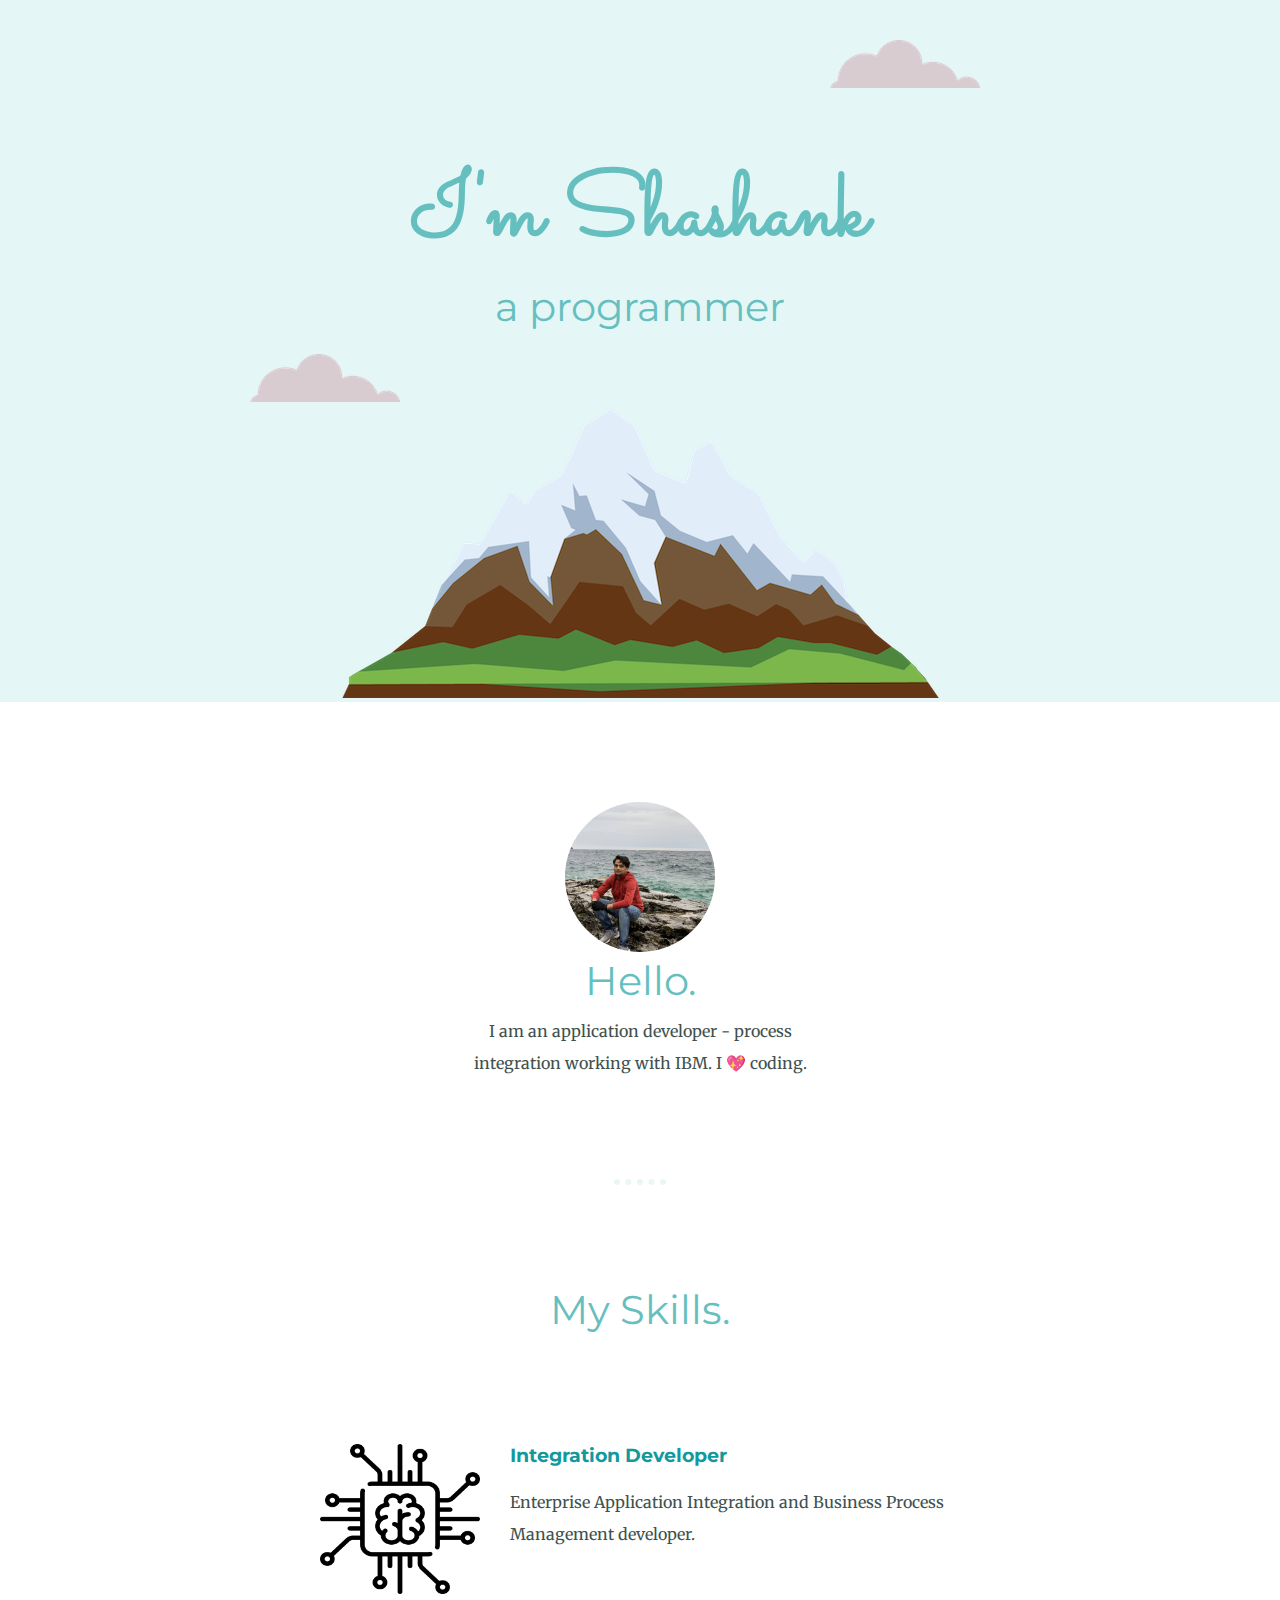
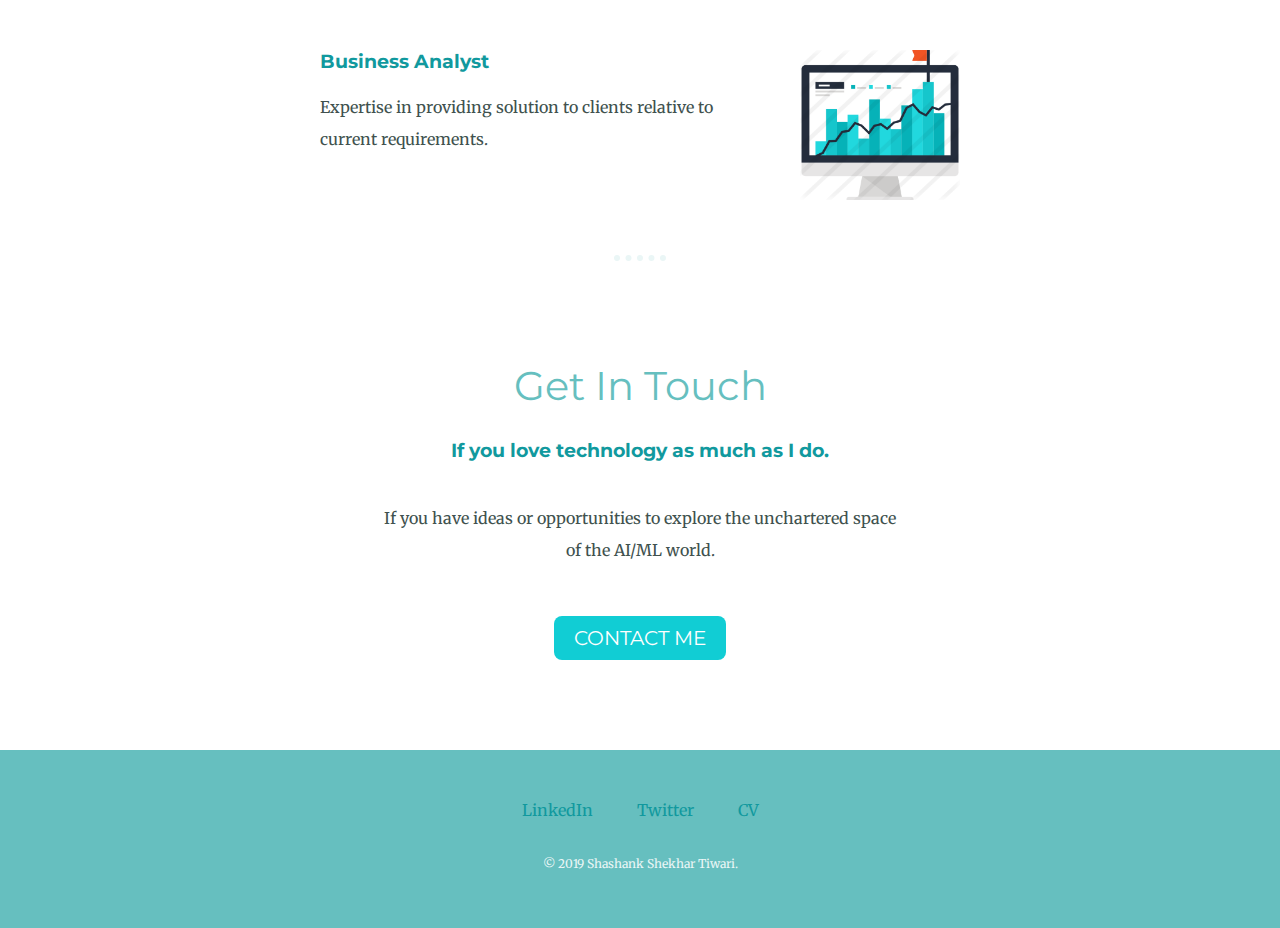
<file: css - My Site/index.html>
<!DOCTYPE html>
<html lang="en" dir="ltr">
  <head>
    <meta charset="utf-8">
    <title>Shashank Tiwari</title>
    <link rel="stylesheet" href="css/styles.css">
    <link rel="icon" href="favicon.ico">
    <link href="https://fonts.googleapis.com/css?family=Merriweather|Montserrat|Sacramento&display=swap" rel="stylesheet">
  </head>
  <body>
    <div class="top-container">
      <img class="top-cloud" src="images/cloud.png" alt="cloud-image">
      <h1>I'm Shashank</h1>
      <h2>a programmer</h2>
      <img class="bottom-cloud" src="images/cloud.png" alt="cloud-image">
      <img src="images/mountain.png" alt="mountain-image">
    </div>
    <div class="middle-container">
      <div class="profile">
          <img class="profile-pic" src="images/shashank.jpg" height = "150" alt="Profile-pic">
          <h2>Hello.</h2>
          <p class="intro">I am an application developer - process integration working with IBM. I 💖 coding.</p>
        </div>
      <hr>
      <div class="skills">
        <h2>My Skills.</h2>
        <div class="skill-row">
          <img class="integration-img" src="images/chip.png" height = "150" alt="skill-image">
          <h3>Integration Developer</h3>
          <p class="clear-skill-description">Enterprise Application Integration and Business Process Management developer.</p>
        </div>
        <div class="skill-row">
          <img class="analyst-img" src="images/ba.png" height="150" alt="">
          <h3>Business Analyst</h3>
          <p>Expertise in providing solution to clients relative to current requirements.</p>
        </div>
      </div>
      <hr>
      <div class="contact-me">
        <h2>Get In Touch</h2>
        <h3>If you love technology as much as I do.</h3>
        <p class="contact-message">If you have ideas or opportunities to explore the unchartered space of the AI/ML world.</p>
        <a class="btn" href="mailto:tiwari.shashank07@gmail.com">CONTACT ME</a>
      </div>
    </div>
    <div class="bottom-container">
      <a class="footer-link" href="https://www.linkedin.com/in/shashank-tiwari-12744888/">LinkedIn</a>
      <a class="footer-link" href="https://twitter.com/maverick_21">Twitter</a>
      <a class="footer-link" href="https://sst07-tech.github.io/cv/">CV</a>
      <p class="copyright">© 2019 Shashank Shekhar Tiwari.</p>
    </div>

  </body>
</html>
</file>
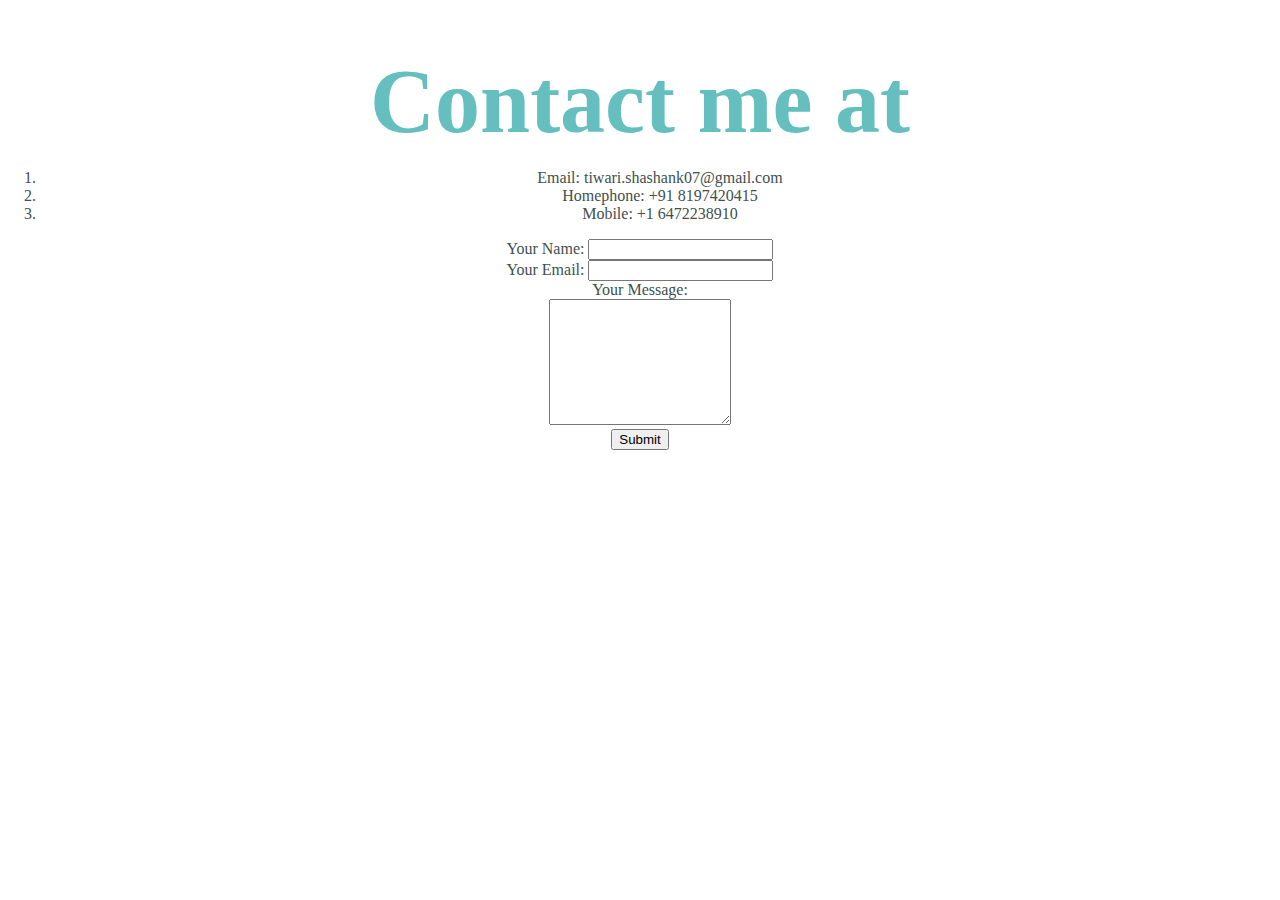
<file: contact.html>
<!DOCTYPE html>
<html lang="en" dir="ltr">
  <head>
    <meta charset="utf-8">
    <title>Contact Me</title>
    <link rel="stylesheet" href="css/styles.css">
  </head>
  <body>
    <h1>Contact me at</h1>
    <ol>
      <li>Email: tiwari.shashank07@gmail.com</li>
      <li>Homephone: +91 8197420415</li>
      <li>Mobile: +1 6472238910</li>
    </ol>
    <form action="mailto:tiwari.shashank07@gmail.com" method="post" enctype="text/plain">
      <label>Your Name:</label>
      <input type="text" name="yourName" value=""><br>
      <label>Your Email:</label>
      <input type="email" name="yourEmail" value=""><br>
      <label>Your Message:</label><br>
      <textarea name="yourMessage" rows="8" cols="20"></textarea><br>
      <input type="submit" name=""><br>
    <!--  <input type="file" name="" value=""><br>
      <input type="date" name="" value=""><br>
      <input type="range" name="" value=""> -->

    </form>
  </body>
</html>
</file>
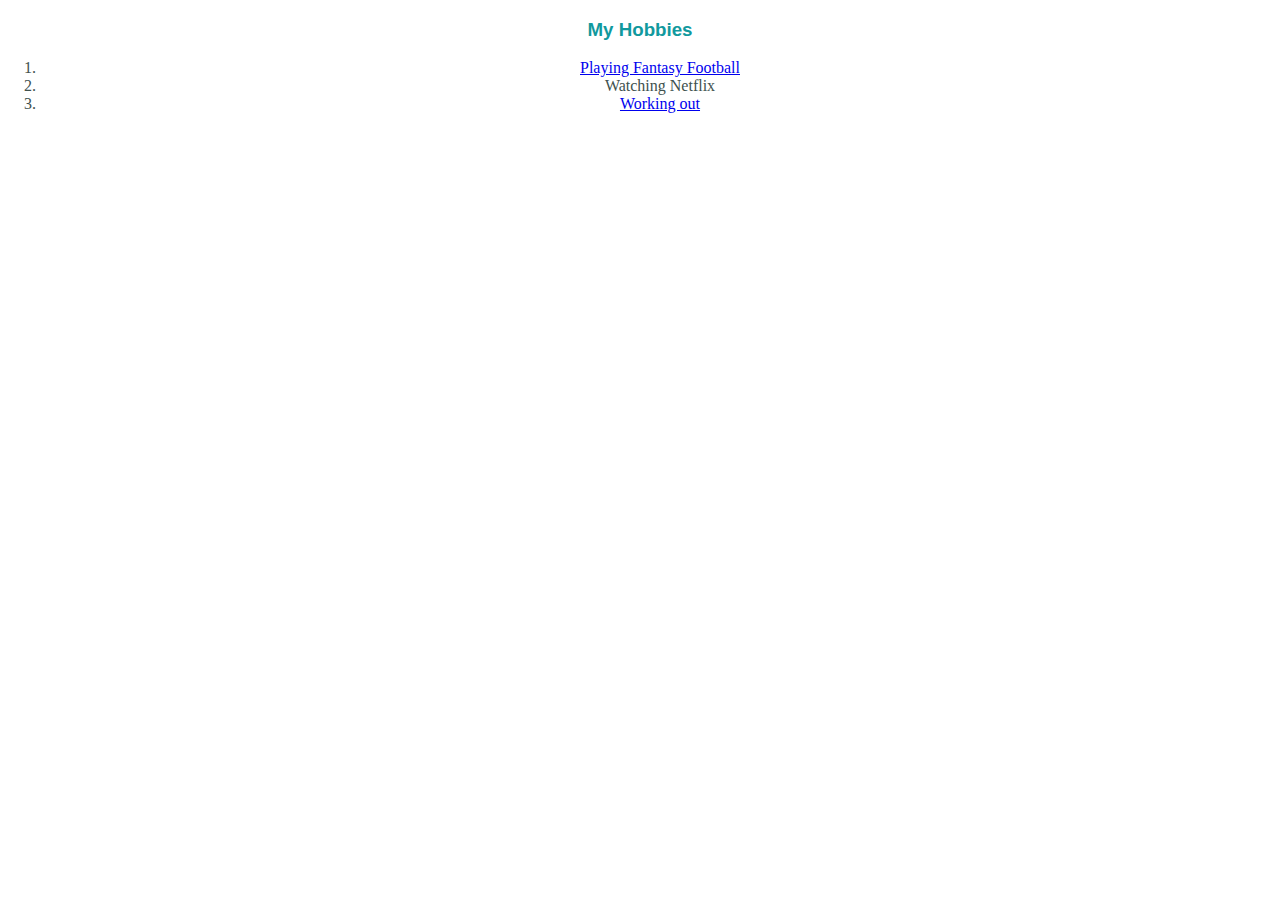
<file: hobbies.html>
<!DOCTYPE html>
<html lang="en" dir="ltr">
  <head>
    <meta charset="utf-8">
    <title>My Hobbies</title>
    <link rel="stylesheet" href="css/styles.css">
  </head>
  <body>
    <h3>My Hobbies</h3>
    <ol>
      <li><a href="https://fantasy.premierleague.com/my-team">Playing Fantasy Football</a></li>
      <li>Watching Netflix</li>
      <li><a href="https://www.cure.fit/">Working out</a></li>
    </ol>
  </body>
</html>
</file>
<file: css - My Site/css/styles.css>
body{
  margin-left: 0px;
  margin-right: 0px;
  margin-top: 0px;
  margin-bottom: 0px;
  /* Or we can use margin: 0px; Also 0px is same as only 0*/
  text-align: center;
  font-family: "Merriweather", serif;
  color: #40514E;
  /*font-size: 2em;*/
}
hr{
  border-style: none;
  border-top-style: dotted;
  border-color: #EAF6F6;
  border-width: 6px;
  width: 4%;
  margin: 100px auto;
}
.profile-pic{
  border-radius: 50%;
}
.intro{
  width: 30%;
  margin: auto;
}
h1{
  margin: 50px auto 0 auto;
  /*font-size: 90px;*/
  /*font-size: 5.625em;  or font-size: 562%; */
  font-size: 5.625rem;
  /*width: 10%; IF width is specified to some percentage then the h1 content will not align to center
  even if body has text-align: center; So in this case for h1 to be at center we can use the margin: auto;
  margin: 0 auto 0 auto; auto - Centers the element either vertically or horizontally */
  font-family: 'Sacramento', cursive;
  color: #66BFBF;
}
p{
  line-height: 2;
}
h2{
  margin: auto;
  font-family: 'Montserrat', sans-serif;
  font-size: 2.5rem;
  color: #66BFBF;
  font-weight: normal;
  padding-bottom: 10px;
  /*line-height: 2;*/
}
h3{
  font-family: 'Montserrat', sans-serif;
  color: #11999E;
}

.btn {
  background: #11cdd4;
  background-image: -webkit-linear-gradient(top, #11cdd4, #1199e);
  background-image: -moz-linear-gradient(top, #11cdd4, #1199e);
  background-image: -ms-linear-gradient(top, #11cdd4, #1199e);
  background-image: -o-linear-gradient(top, #11cdd4, #1199e);
  background-image: linear-gradient(to bottom, #11cdd4, #1199e);
  -webkit-border-radius: 8;
  -moz-border-radius: 8;
  border-radius: 8px;
  font-family: Montserrat;
  color: #ffffff;
  font-size: 20px;
  padding: 10px 20px 10px 20px;
  text-decoration: none;
}

.btn:hover {
  background: #30e3cb;
  background-image: -webkit-linear-gradient(top, #30e3cb, #2bc4ad);
  background-image: -moz-linear-gradient(top, #30e3cb, #2bc4ad);
  background-image: -ms-linear-gradient(top, #30e3cb, #2bc4ad);
  background-image: -o-linear-gradient(top, #30e3cb, #2bc4ad);
  background-image: linear-gradient(to bottom, #30e3cb, #2bc4ad);
  text-decoration: none;
}
.top-container{
  background-color: #E4F6F6;
  position: relative;
  padding-top: 100px;
}
.middle-container{
  margin: 100px 0;
}
.bottom-container{

  background-color: #66BFBF;
  padding: 50px 0 20px;
}
.footer-link{
  color: #11999E;
  font-style: Montserrat;
  margin: 10px 20px;
  text-decoration: none;
}
  .footer-link:hover{
  color: #EAF6F6;
}
.top-cloud{
  position: absolute;
  top: 40px;
  right: 300px;
}
.bottom-cloud{
  position: absolute;
  left: 250px;
  bottom: 300px;
}
.skill-row{
  width: 50%;
  margin: 100px auto;
  text-align: left;

}
.integration-img{
  width: 25%;
  float: left;
  margin-right: 30px;
}
.analyst-img{
  width: 25%;
  float: right;
  margin-left: 30px;
}
.contact-message{
  width: 40%;
  margin: 40px auto 60px;
}
.copyright{
  color: #EAF6F6;
  font-size: 0.75rem;
  padding: 20px 0;
}
/*.clear-skill-description{
  clear: left;
}*/
</file>
<file: css/styles.css>
body{
  margin-left: 0px;
  margin-right: 0px;
  margin-top: 0px;
  margin-bottom: 0px;
  /* Or we can use margin: 0px; Also 0px is same as only 0*/
  text-align: center;
  font-family: "Merriweather", serif;
  color: #40514E;
  /*font-size: 2em;*/
}
hr{
  border-style: none;
  border-top-style: dotted;
  border-color: #EAF6F6;
  border-width: 6px;
  width: 4%;
  margin: 100px auto;
}
.profile-pic{
  border-radius: 50%;
}
.intro{
  width: 30%;
  margin: auto;
}
h1{
  margin: 50px auto 0 auto;
  /*font-size: 90px;*/
  /*font-size: 5.625em;  or font-size: 562%; */
  font-size: 5.625rem;
  /*width: 10%; IF width is specified to some percentage then the h1 content will not align to center
  even if body has text-align: center; So in this case for h1 to be at center we can use the margin: auto;
  margin: 0 auto 0 auto; auto - Centers the element either vertically or horizontally */
  font-family: 'Sacramento', cursive;
  color: #66BFBF;
}
p{
  line-height: 2;
}
h2{
  margin: auto;
  font-family: 'Montserrat', sans-serif;
  font-size: 2.5rem;
  color: #66BFBF;
  font-weight: normal;
  padding-bottom: 10px;
  /*line-height: 2;*/
}
h3{
  font-family: 'Montserrat', sans-serif;
  color: #11999E;
}

.btn {
  background: #11cdd4;
  background-image: -webkit-linear-gradient(top, #11cdd4, #1199e);
  background-image: -moz-linear-gradient(top, #11cdd4, #1199e);
  background-image: -ms-linear-gradient(top, #11cdd4, #1199e);
  background-image: -o-linear-gradient(top, #11cdd4, #1199e);
  background-image: linear-gradient(to bottom, #11cdd4, #1199e);
  -webkit-border-radius: 8;
  -moz-border-radius: 8;
  border-radius: 8px;
  font-family: Montserrat;
  color: #ffffff;
  font-size: 20px;
  padding: 10px 20px 10px 20px;
  text-decoration: none;
}

.btn:hover {
  background: #30e3cb;
  background-image: -webkit-linear-gradient(top, #30e3cb, #2bc4ad);
  background-image: -moz-linear-gradient(top, #30e3cb, #2bc4ad);
  background-image: -ms-linear-gradient(top, #30e3cb, #2bc4ad);
  background-image: -o-linear-gradient(top, #30e3cb, #2bc4ad);
  background-image: linear-gradient(to bottom, #30e3cb, #2bc4ad);
  text-decoration: none;
}
.top-container{
  background-color: #E4F6F6;
  position: relative;
  padding-top: 100px;
}
.middle-container{
  margin: 100px 0;
}
.bottom-container{

  background-color: #66BFBF;
  padding: 50px 0 20px;
}
.footer-link{
  color: #11999E;
  font-style: Montserrat;
  margin: 10px 20px;
  text-decoration: none;
}
  .footer-link:hover{
  color: #EAF6F6;
}
.top-cloud{
  position: absolute;
  top: 40px;
  right: 300px;
}
.bottom-cloud{
  position: absolute;
  left: 250px;
  bottom: 300px;
}
.skill-row{
  width: 50%;
  margin: 100px auto;
  text-align: left;

}
.integration-img{
  width: 25%;
  float: left;
  margin-right: 30px;
}
.analyst-img{
  width: 25%;
  float: right;
  margin-left: 30px;
}
.contact-message{
  width: 40%;
  margin: 40px auto 60px;
}
.copyright{
  color: #EAF6F6;
  font-size: 0.75rem;
  padding: 20px 0;
}
/*.clear-skill-description{
  clear: left;
}*/
</file>
